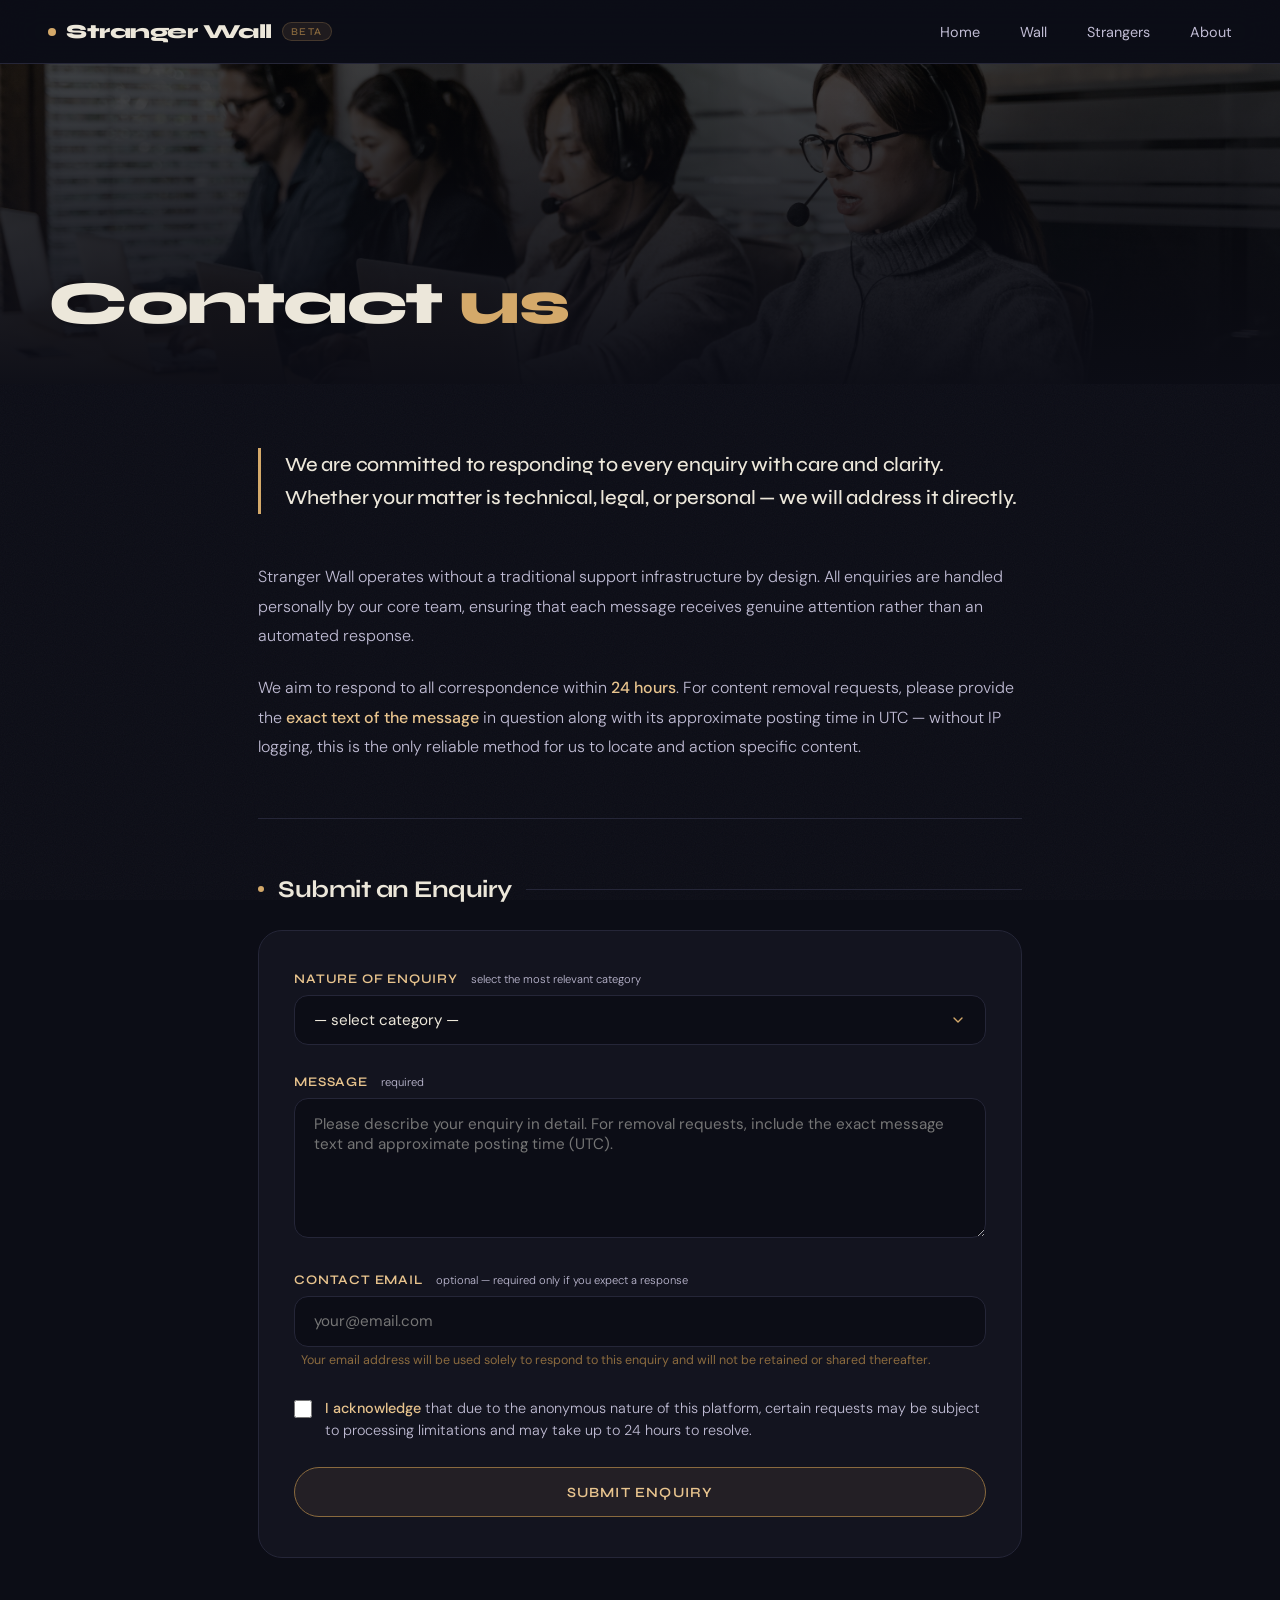
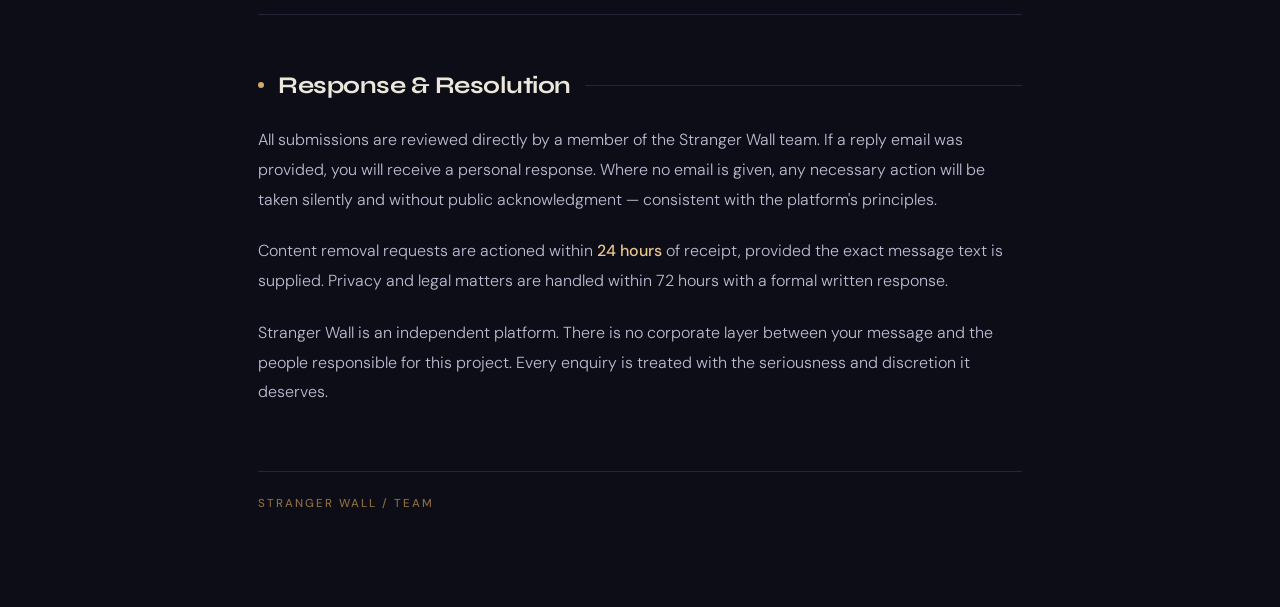
<file: contact.html>
<!DOCTYPE html>
<html lang="en">
<head>
  <meta charset="UTF-8">
  <meta name="viewport" content="width=device-width, initial-scale=1.0">
  <title>Contact · Stranger Wall</title>
  <link href="https://fonts.googleapis.com/css2?family=Syne:wght@400;500;600;700;800&family=DM+Sans:ital,wght@0,300;0,400;0,500;1,300&display=swap" rel="stylesheet">
  <link rel="stylesheet" href="assets/css/contact.css">
</head>
<body>

  <nav>
    <a class="logo" href="home.html">
      <div class="logo-dot"></div>
      Stranger Wall
      <span class="nav-badge">beta</span>
    </a>
    <ul class="nav-links">
      <li><a href="index.html">Home</a></li>
      <li><a href="wall.html">Wall</a></li>
      <li><a href="stranger.html">Strangers</a></li>
      <li><a href="about.html">About</a></li>
    </ul>
  </nav>

  <div class="about-hero">
    <img src="assets/image/contact-background.jpg" alt="Contact us" loading="eager">
    <div class="about-hero-overlay"></div>
    <div class="about-hero-content">
      <h1>Contact <em>us</em></h1>
    </div>
  </div>

  <div class="about-body">

    <div class="lead-block reveal scale-in">
      <p>We are committed to responding to every enquiry with care and clarity. Whether your matter is technical, legal, or personal — we will address it directly.</p>
    </div>

    <div class="prose reveal-group reveal">
      <p class="reveal-child">Stranger Wall operates without a traditional support infrastructure by design. All enquiries are handled personally by our core team, ensuring that each message receives genuine attention rather than an automated response.</p>
      <p class="reveal-child">We aim to respond to all correspondence within <strong>24 hours</strong>. For content removal requests, please provide the <strong>exact text of the message</strong> in question along with its approximate posting time in UTC — without IP logging, this is the only reliable method for us to locate and action specific content.</p>
    </div>

    <div class="divider reveal"></div>

    <div class="section-heading reveal from-left">
      <h2>Submit an Enquiry</h2>
    </div>

    <div class="form-wrap reveal scale-in">
      <form id="contactForm" onsubmit="event.preventDefault(); handleSubmit();">

        <div class="form-row">
          <label class="form-label">Nature of enquiry <span>select the most relevant category</span></label>
          <select required>
            <option value="" disabled selected>— select category —</option>
            <option value="general">General question or feedback</option>
            <option value="removal">Content removal request</option>
            <option value="privacy">Privacy or data subject request</option>
            <option value="legal">Legal or compliance matter</option>
            <option value="press">Press or media enquiry</option>
            <option value="technical">Technical issue or bug report</option>
            <option value="other">Other</option>
          </select>
        </div>

        <div class="form-row">
          <label class="form-label">Message <span>required</span></label>
          <textarea placeholder="Please describe your enquiry in detail. For removal requests, include the exact message text and approximate posting time (UTC)." required></textarea>
        </div>

        <div class="form-row">
          <label class="form-label">Contact email <span>optional — required only if you expect a response</span></label>
          <input type="email" placeholder="your@email.com">
          <div class="helper">Your email address will be used solely to respond to this enquiry and will not be retained or shared thereafter.</div>
        </div>

        <div class="check-row">
          <input type="checkbox" id="c1" required>
          <label for="c1"><strong>I acknowledge</strong> that due to the anonymous nature of this platform, certain requests may be subject to processing limitations and may take up to 24 hours to resolve.</label>
        </div>

        <button type="submit" class="submit-btn">Submit enquiry</button>

        <div class="success-msg" id="successMsg">
          ✓ Your enquiry has been received. We will respond within 24 hours.
        </div>

      </form>
    </div>

    <div class="divider reveal"></div>

    <div class="section-heading reveal from-left">
      <h2>Response & Resolution</h2>
    </div>
    <div class="prose reveal-group reveal">
      <p class="reveal-child">All submissions are reviewed directly by a member of the Stranger Wall team. If a reply email was provided, you will receive a personal response. Where no email is given, any necessary action will be taken silently and without public acknowledgment — consistent with the platform's principles.</p>
      <p class="reveal-child">Content removal requests are actioned within <strong>24 hours</strong> of receipt, provided the exact message text is supplied. Privacy and legal matters are handled within 72 hours with a formal written response.</p>
      <p class="reveal-child">Stranger Wall is an independent platform. There is no corporate layer between your message and the people responsible for this project. Every enquiry is treated with the seriousness and discretion it deserves.</p>
    </div>

    <div class="footnote reveal">
      Stranger Wall / Team
    </div>

  </div>

  <script src="assets/js/contact.js"></script>

</body>
</html>
</file>
<file: assets/css/contact.css>
:root {
  --bg:        #0c0d16;
  --surface:   #13141f;
  --surface2:  #1a1b2b;
  --border:    #252638;
  --gold:      #d4a96a;
  --gold-soft: #e8c48e;
  --gold-dim:  #8a6a3e;
  --text:      #ece7da;
  --content:   #c0bcd4;
}

* { margin: 0; padding: 0; box-sizing: border-box; }
html { scroll-behavior: smooth; }

body {
  background: var(--bg);
  font-family: 'DM Sans', sans-serif;
  color: var(--text);
  min-height: 100vh;
  overflow-x: hidden;
}

body::before {
  content: '';
  position: fixed; inset: 0;
  background-image: url("data:image/svg+xml,%3Csvg xmlns='http://www.w3.org/2000/svg' width='200' height='200'%3E%3Cfilter id='n'%3E%3CfeTurbulence type='fractalNoise' baseFrequency='0.9' numOctaves='4' stitchTiles='stitch'/%3E%3C/filter%3E%3Crect width='200' height='200' filter='url(%23n)' opacity='0.035'/%3E%3C/svg%3E");
  pointer-events: none; z-index: 0;
}

nav {
  position: sticky; top: 0; z-index: 100;
  background: rgba(12,13,22,0.88);
  backdrop-filter: blur(18px);
  border-bottom: 1px solid var(--border);
  padding: 0 3rem; height: 64px;
  display: flex; align-items: center; justify-content: space-between;
}

.logo {
  font-family: 'Syne', sans-serif; font-weight: 800; font-size: 1.25rem;
  color: var(--text); letter-spacing: -0.5px;
  display: flex; align-items: center; gap: 10px; text-decoration: none;
}

.logo-dot {
  width: 8px; height: 8px; background: var(--gold);
  border-radius: 50%; animation: pulse 2.5s ease-in-out infinite;
}

@keyframes pulse {
  0%,100% { opacity:1; transform:scale(1); }
  50%      { opacity:0.4; transform:scale(0.7); }
}

.nav-badge {
  font-size: 0.65rem; font-weight: 500; letter-spacing: 1.5px;
  text-transform: uppercase; color: var(--gold-dim);
  background: rgba(212,169,106,0.1); border: 1px solid rgba(212,169,106,0.2);
  padding: 2px 8px; border-radius: 100px;
}

.nav-links { display: flex; align-items: center; gap: 2.5rem; list-style: none; }
.nav-links a {
  color: var(--content); text-decoration: none; font-size: 0.9rem;
  font-weight: 400; transition: color 0.2s;
}
.nav-links a:hover { color: var(--text); }
.nav-links a.active { color: var(--gold); }

.about-hero {
  position: relative; z-index: 1;
  height: 320px; overflow: hidden;
}

.about-hero img {
  width: 100%; height: 100%; object-fit: cover;
  filter: brightness(0.35) saturate(0.6);
  transition: transform 8s ease;
}

.about-hero:hover img { transform: scale(1.04); }

.about-hero-overlay {
  position: absolute; inset: 0;
  background: linear-gradient(to bottom, rgba(12,13,22,0.2) 0%, rgba(12,13,22,0.95) 100%);
}

.about-hero-content {
  position: absolute; bottom: 3rem; left: 0;
  width: 100%; padding: 0 3rem;
  animation: fadeUp 0.7s ease 0.1s both;
}

.about-eyebrow {
  display: inline-flex; align-items: center; gap: 8px;
  font-size: 0.75rem; letter-spacing: 2.5px; text-transform: uppercase;
  color: var(--gold); font-weight: 500; margin-bottom: 0.8rem;
}

.about-eyebrow::before {
  content: ''; display: block; width: 20px; height: 1px; background: var(--gold);
}

.about-hero h1 {
  font-family: 'Syne', sans-serif;
  font-size: clamp(2.4rem, 5vw, 3.8rem);
  font-weight: 800; letter-spacing: -1.5px; line-height: 1.05;
  color: var(--text);
}

.about-hero h1 em { font-style: normal; color: var(--gold); }

.about-body {
  position: relative; z-index: 1;
  max-width: 860px; margin: 0 auto;
  padding: 4rem 3rem 6rem;
}

.reveal {
  opacity: 0;
  transform: translateY(28px);
  transition: opacity 0.65s ease, transform 0.65s ease;
}

.reveal.from-left  { transform: translateX(-30px); }
.reveal.from-right { transform: translateX(30px); }
.reveal.scale-in   { transform: scale(0.96) translateY(16px); }

.reveal.visible {
  opacity: 1;
  transform: translateY(0) translateX(0) scale(1);
}

.reveal-group .reveal-child {
  opacity: 0;
  transform: translateY(20px);
  transition: opacity 0.5s ease, transform 0.5s ease;
}

.reveal-group.visible .reveal-child:nth-child(1) { opacity:1; transform:none; transition-delay: 0s; }
.reveal-group.visible .reveal-child:nth-child(2) { opacity:1; transform:none; transition-delay: 0.1s; }
.reveal-group.visible .reveal-child:nth-child(3) { opacity:1; transform:none; transition-delay: 0.2s; }
.reveal-group.visible .reveal-child:nth-child(4) { opacity:1; transform:none; transition-delay: 0.3s; }

.lead-block {
  border-left: 3px solid var(--gold);
  padding-left: 1.5rem;
  margin-bottom: 3rem;
  animation: fadeUp 0.6s ease 0.3s both, leadGlow 3s ease-in-out 1s infinite;
}

@keyframes leadGlow {
  0%,100% { border-left-color: var(--gold); box-shadow: -3px 0 0 0 rgba(212,169,106,0); }
  50%      { border-left-color: var(--gold-soft); box-shadow: -3px 0 12px 2px rgba(212,169,106,0.25); }
}

.lead-block p {
  font-family: 'Syne', sans-serif;
  font-size: 1.25rem; font-weight: 500; line-height: 1.65;
  color: var(--text); letter-spacing: -0.2px;
}

.prose {
  display: flex; flex-direction: column; gap: 1.4rem;
  margin-bottom: 3.5rem;
}

.prose p {
  font-size: 1rem; color: var(--content);
  line-height: 1.85; font-weight: 300;
}

.prose p strong { color: var(--gold-soft); font-weight: 500; }

.section-heading {
  display: flex; align-items: center; gap: 14px;
  margin: 3.5rem 0 1.6rem;
}

.section-heading::before {
  content: ''; display: block;
  width: 6px; height: 6px; border-radius: 50%;
  background: var(--gold); flex-shrink: 0;
}

.section-heading h2 {
  font-family: 'Syne', sans-serif;
  font-size: 1.5rem; font-weight: 700;
  letter-spacing: -0.5px; color: var(--text);
}

.section-heading::after {
  content: ''; flex: 1; height: 1px; background: var(--border);
}

.divider { height: 1px; background: var(--border); margin: 3rem 0; }

.form-wrap {
  background: var(--surface);
  border: 1px solid var(--border);
  border-radius: 24px;
  padding: 2.5rem 2.2rem;
  margin-bottom: 3.5rem;
  transition: border-color 0.25s;
}

.form-wrap:hover { border-color: rgba(212,169,106,0.2); }

.form-row { margin-bottom: 1.8rem; }

.form-label {
  display: block;
  font-family: 'Syne', sans-serif;
  font-size: 0.82rem; font-weight: 600;
  text-transform: uppercase; letter-spacing: 0.8px;
  color: var(--gold-soft); margin-bottom: 0.5rem;
}

.form-label span {
  color: var(--content); font-size: 0.7rem;
  margin-left: 0.6rem; font-family: 'DM Sans', sans-serif;
  font-weight: 300; text-transform: none; letter-spacing: 0;
}

input, select, textarea {
  width: 100%;
  background: var(--bg);
  border: 1px solid var(--border);
  border-radius: 14px;
  padding: 0.9rem 1.2rem;
  font-family: 'DM Sans', sans-serif;
  font-size: 0.95rem;
  color: var(--text);
  outline: none;
  transition: border 0.15s, box-shadow 0.15s;
}

input:focus, select:focus, textarea:focus {
  border-color: var(--gold-dim);
  box-shadow: 0 0 0 2px rgba(212,169,106,0.12);
}

textarea { resize: vertical; min-height: 140px; }

select {
  appearance: none;
  background-image: url("data:image/svg+xml,%3Csvg xmlns='http://www.w3.org/2000/svg' width='16' height='16' viewBox='0 0 24 24' fill='none' stroke='%23d4a96a' stroke-width='2' stroke-linecap='round' stroke-linejoin='round'%3E%3Cpolyline points='6 9 12 15 18 9'%3E%3C/polyline%3E%3C/svg%3E");
  background-repeat: no-repeat;
  background-position: right 1.2rem center;
  background-size: 1rem;
}

.helper { font-size: 0.78rem; color: var(--gold-dim); margin-top: 0.35rem; padding-left: 0.4rem; }

.check-row {
  display: flex; align-items: flex-start; gap: 0.8rem;
  margin-top: 1.2rem;
}

.check-row input[type="checkbox"] {
  width: 18px; height: 18px; flex-shrink: 0;
  margin-top: 0.2rem; accent-color: var(--gold);
}

.check-row label {
  font-size: 0.9rem; color: var(--content);
  line-height: 1.55; font-weight: 300;
}

.check-row label strong { color: var(--gold-soft); font-weight: 500; }

.submit-btn {
  width: 100%; margin-top: 1.6rem;
  background: rgba(212,169,106,0.08);
  border: 1px solid var(--gold-dim);
  color: var(--gold-soft);
  font-family: 'Syne', sans-serif;
  font-weight: 600; font-size: 0.88rem;
  text-transform: uppercase; letter-spacing: 1.2px;
  padding: 0.95rem 2rem;
  border-radius: 100px;
  cursor: pointer;
  transition: background 0.2s, border-color 0.2s, color 0.2s;
}

.submit-btn:hover {
  background: rgba(212,169,106,0.18);
  border-color: var(--gold);
  color: var(--text);
}

.success-msg {
  display: none;
  margin-top: 1.4rem;
  text-align: center;
  color: var(--gold-soft);
  font-size: 0.9rem;
  border: 1px dashed var(--gold-dim);
  padding: 0.8rem 1.2rem;
  border-radius: 100px;
}

.footnote {
  margin-top: 4rem; padding-top: 1.5rem;
  border-top: 1px solid var(--border);
  font-size: 0.72rem; letter-spacing: 2px; text-transform: uppercase;
  color: var(--gold-dim); font-weight: 500; opacity: 0.6;
}

@keyframes fadeUp {
  from { opacity:0; transform:translateY(14px); }
  to   { opacity:1; transform:translateY(0); }
}

@media (max-width: 768px) {
  nav { padding: 0 1.5rem; }
  .nav-links { gap: 1.5rem; }
  .about-hero { height: 260px; }
  .about-hero-content { padding: 0 1.5rem; bottom: 2rem; }
  .about-body { padding: 3rem 1.5rem 5rem; }
  .form-wrap { padding: 1.8rem 1.4rem; }
}

@media (max-width: 520px) {
  .nav-links { display: none; }
  .about-hero { height: 220px; }
  .about-hero h1 { font-size: 2rem; }
  .about-body { padding: 2.5rem 1.2rem 4rem; }
  .lead-block p { font-size: 1.1rem; }
}
</file>
